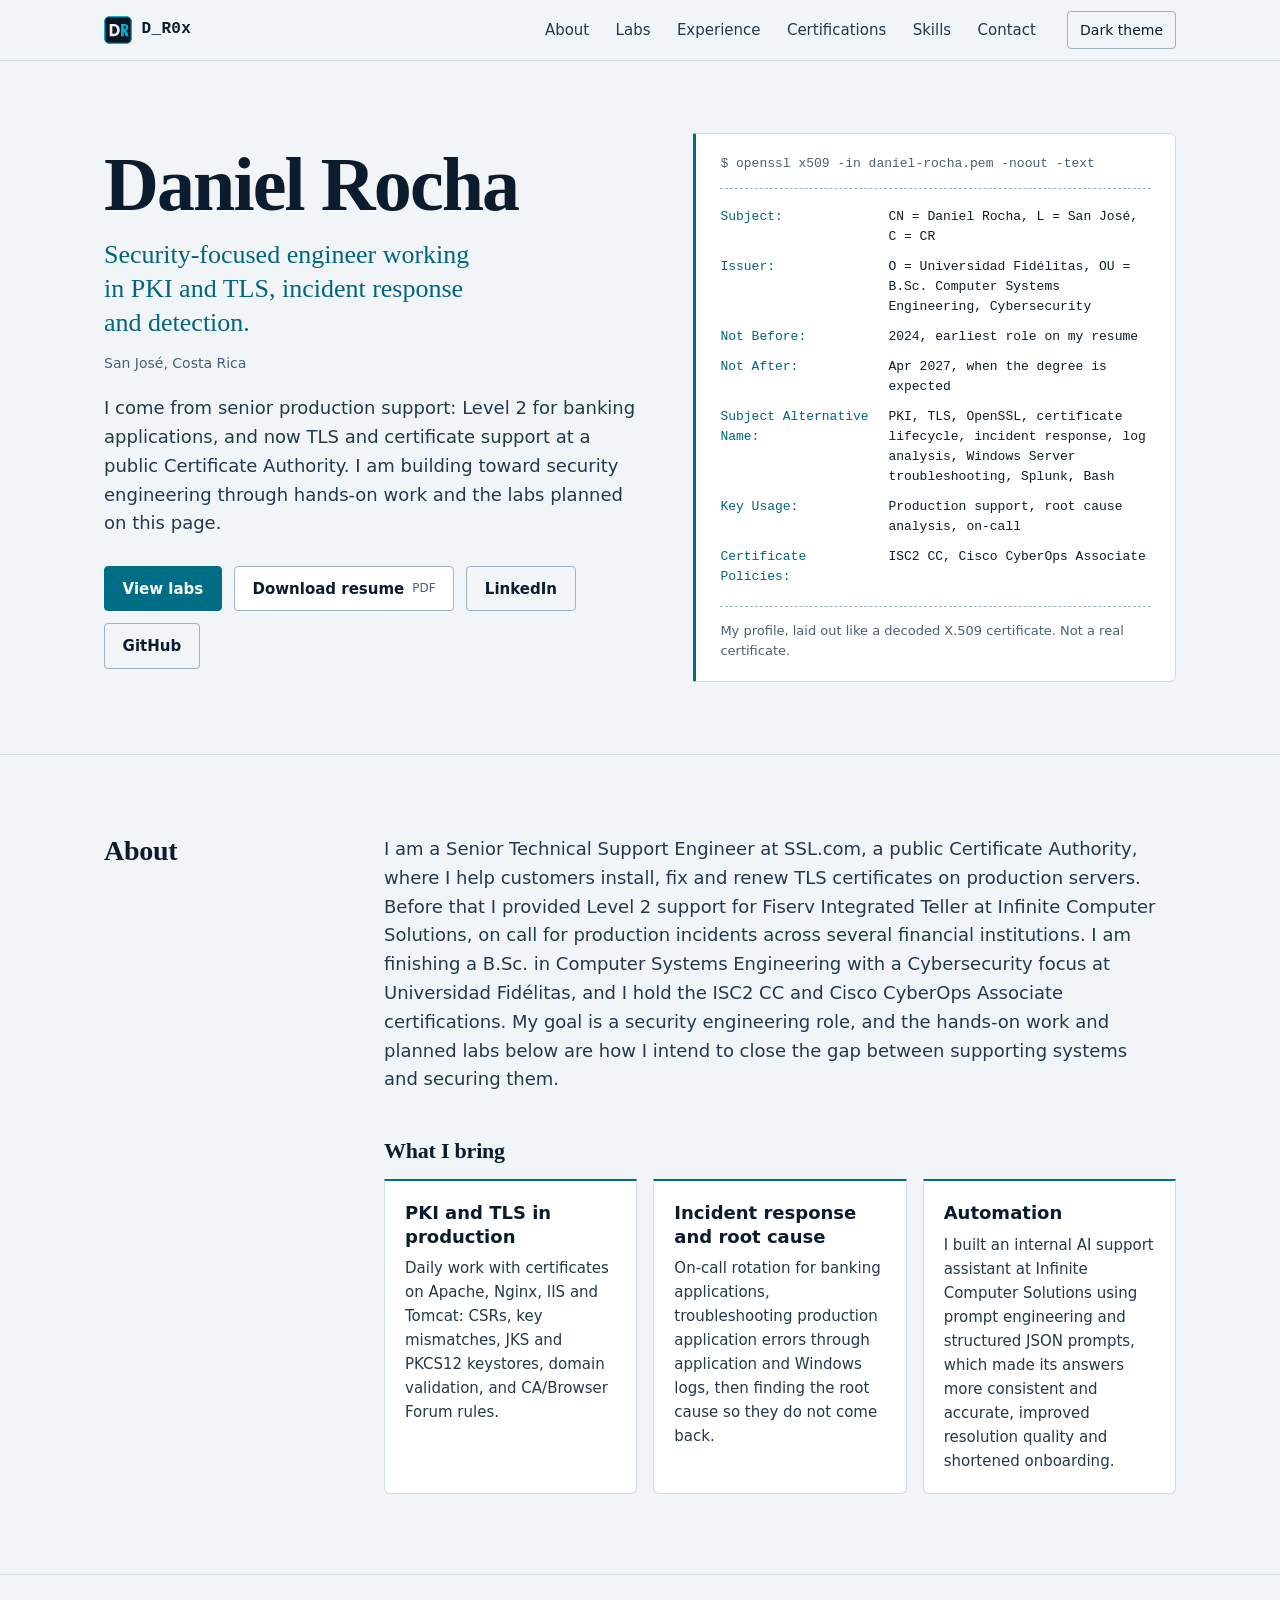
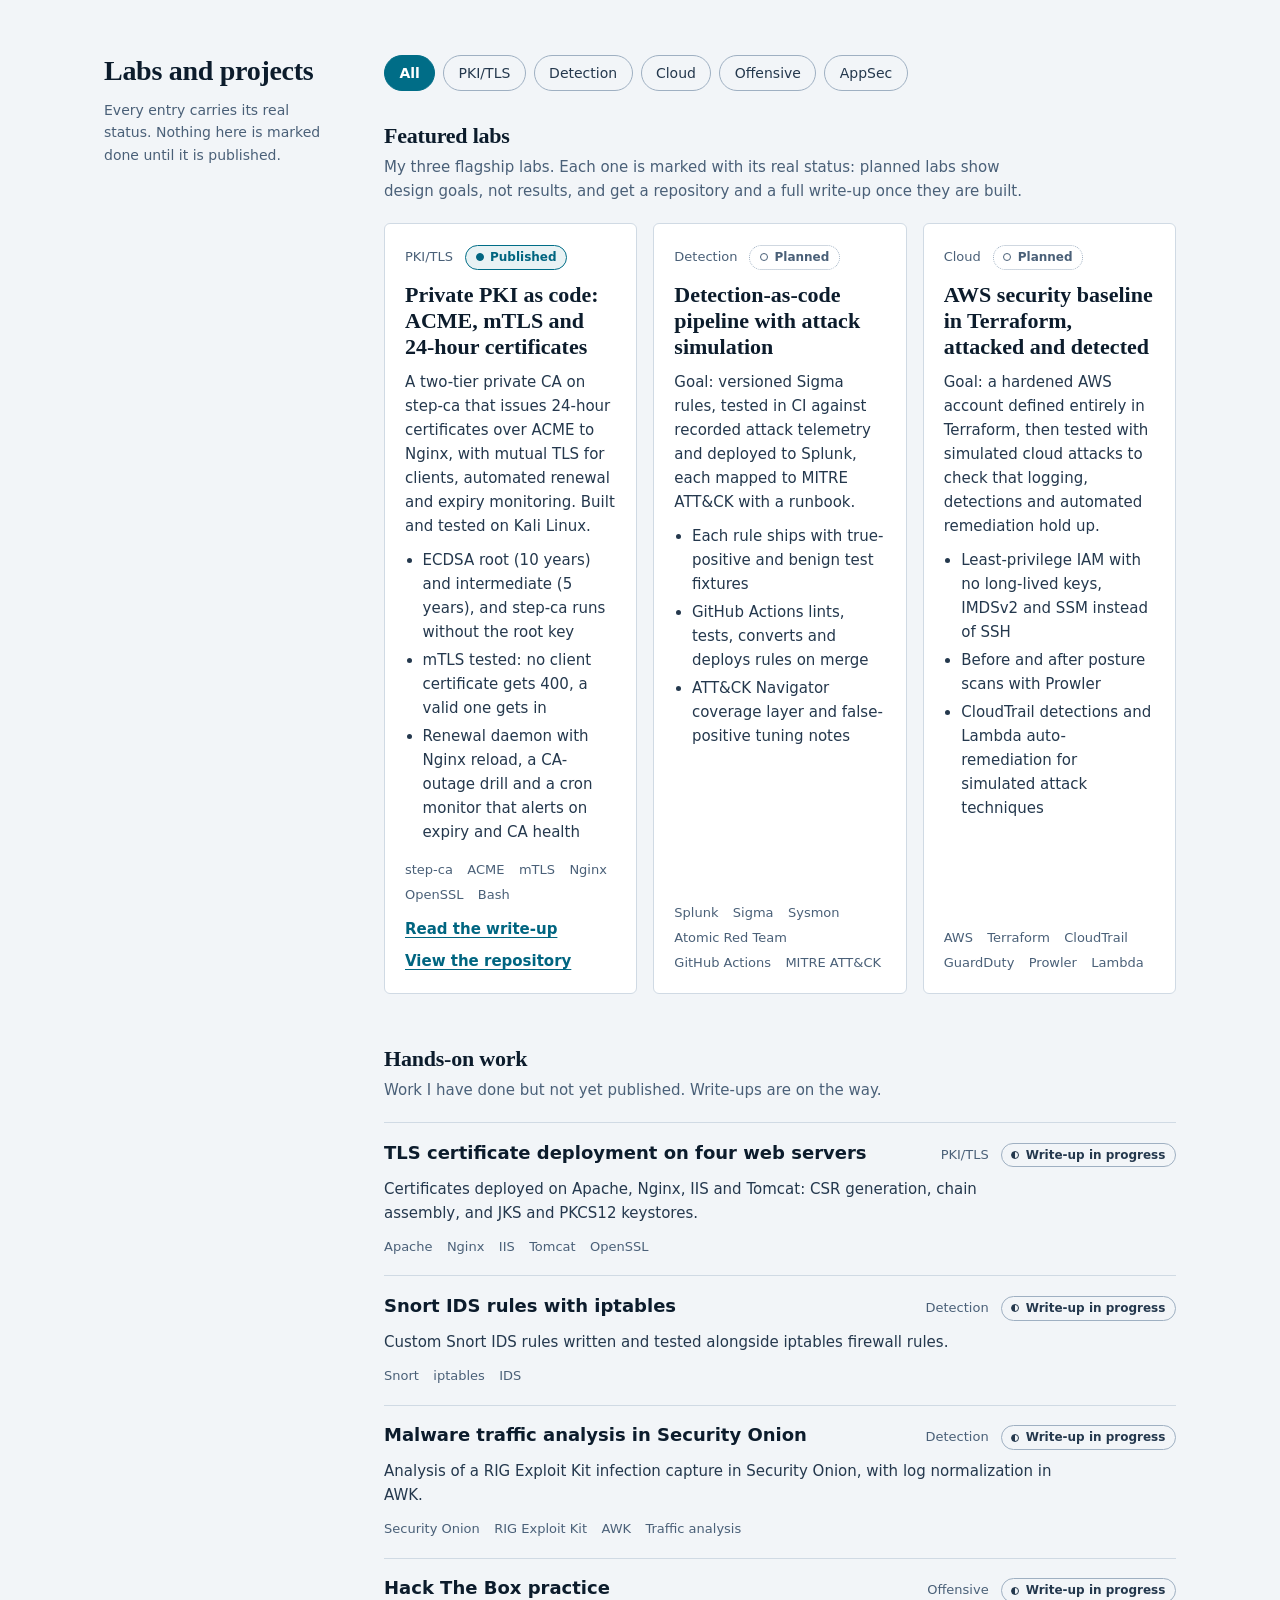
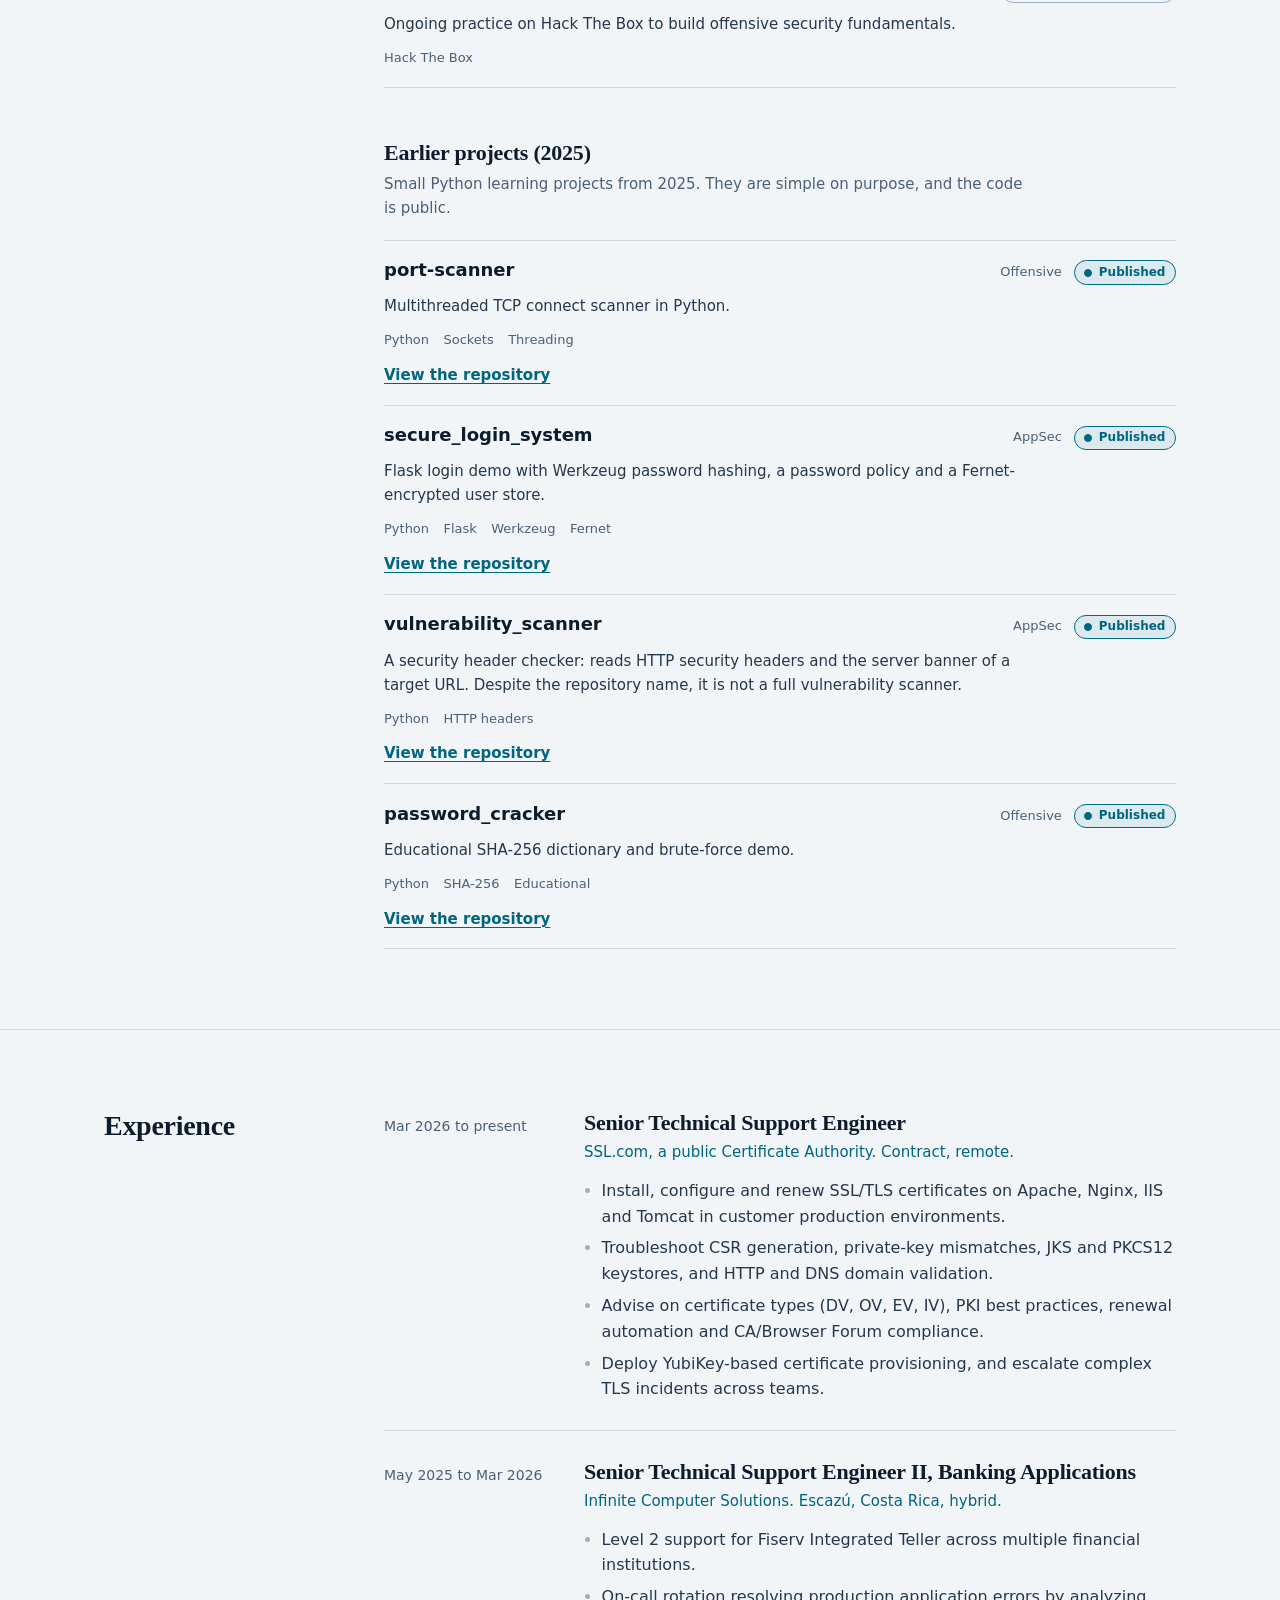
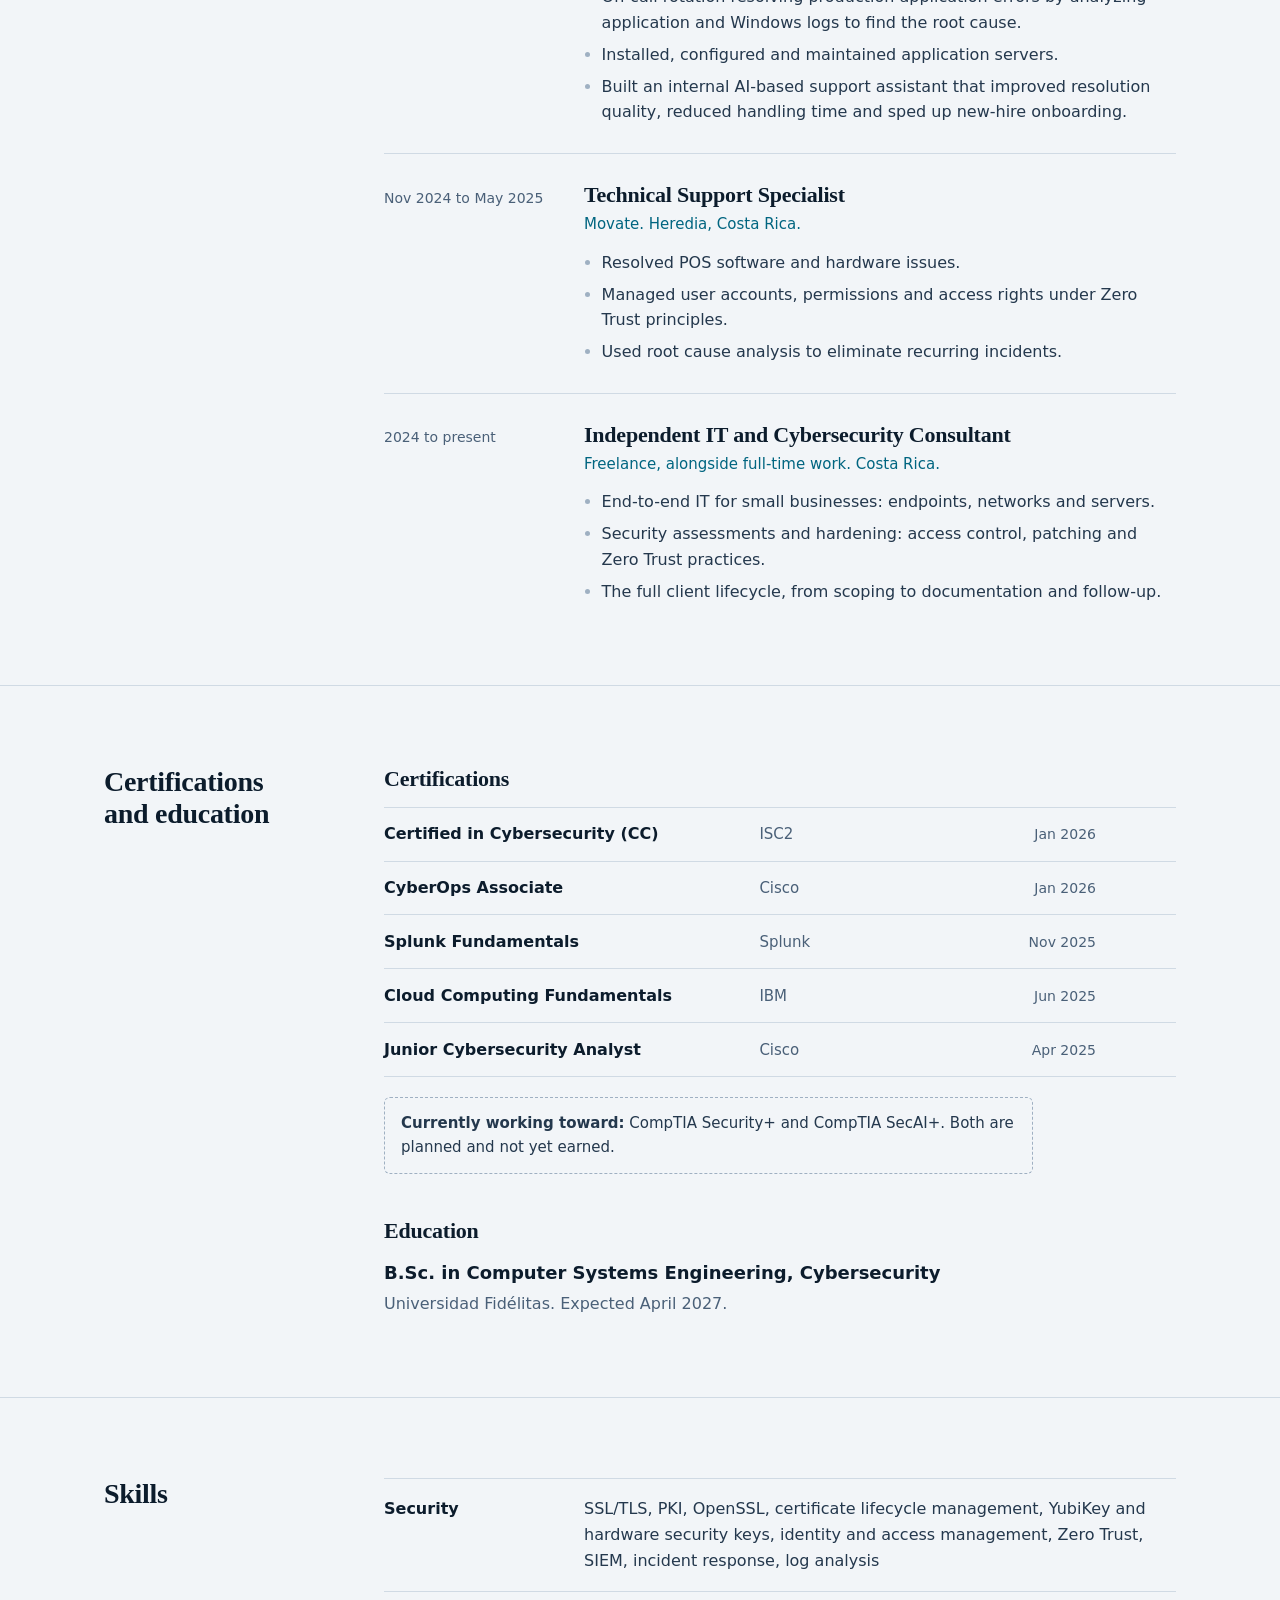
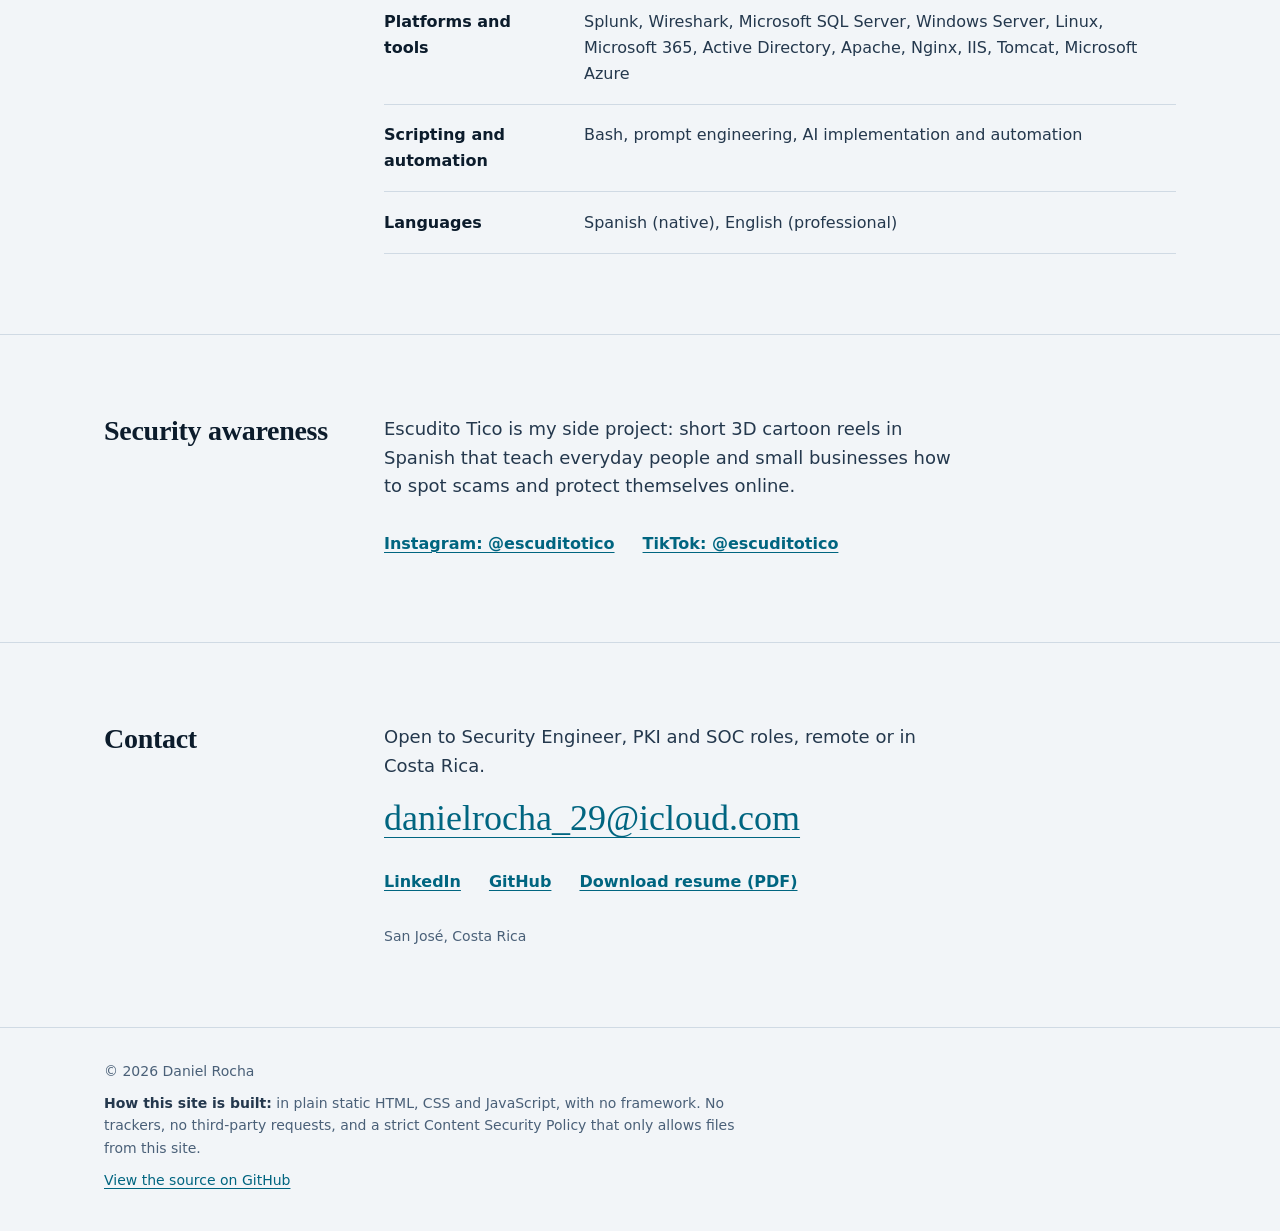
<file: index.html>
<!DOCTYPE html>
<html lang="en">
<head>
  <meta charset="utf-8">
  <meta name="viewport" content="width=device-width, initial-scale=1">
  <meta http-equiv="Content-Security-Policy" content="default-src 'self'; script-src 'self'; style-src 'self'; img-src 'self'; font-src 'self'; connect-src 'none'; object-src 'none'; base-uri 'self'; form-action 'none'">
  <meta name="referrer" content="strict-origin-when-cross-origin">

  <title>Daniel Rocha | Security-focused engineer: PKI, TLS, incident response, detection</title>
  <meta name="description" content="Daniel Rocha is a security-focused engineer in San José, Costa Rica. He comes from senior production support in banking and at a public Certificate Authority, and does hands-on lab work in TLS and detection.">
  <meta name="author" content="Daniel Rocha">
  <link rel="canonical" href="https://rocha-29.github.io/my_portfolio/">

  <meta property="og:type" content="website">
  <meta property="og:site_name" content="Daniel Rocha">
  <meta property="og:title" content="Daniel Rocha | Security-focused engineer">
  <meta property="og:description" content="PKI and TLS, incident response and detection. Senior production support in banking and at a public Certificate Authority, building toward security engineering.">
  <meta property="og:url" content="https://rocha-29.github.io/my_portfolio/">
  <meta property="og:image" content="https://rocha-29.github.io/my_portfolio/assets/og-preview.png">
  <meta property="og:image:width" content="1200">
  <meta property="og:image:height" content="630">
  <meta property="og:image:alt" content="Daniel Rocha, security-focused engineer: PKI and TLS, incident response, detection.">
  <meta property="og:locale" content="en_US">
  <meta name="twitter:card" content="summary_large_image">
  <meta name="twitter:title" content="Daniel Rocha | Security-focused engineer">
  <meta name="twitter:description" content="PKI and TLS, incident response and detection. Senior production support in banking and at a public Certificate Authority, building toward security engineering.">
  <meta name="twitter:image" content="https://rocha-29.github.io/my_portfolio/assets/og-preview.png">
  <meta name="twitter:image:alt" content="Daniel Rocha, security-focused engineer: PKI and TLS, incident response, detection.">

  <meta name="color-scheme" content="dark light">
  <meta name="theme-color" content="#0b1622">
  <link rel="icon" href="assets/favicon.svg" type="image/svg+xml">
  <link rel="stylesheet" href="css/styles.css">
  <script src="js/theme.js"></script>

  <script type="application/ld+json">
  {
    "@context": "https://schema.org",
    "@type": "Person",
    "name": "Daniel Rocha",
    "alternateName": "D_R0x",
    "url": "https://rocha-29.github.io/my_portfolio/",
    "image": "https://rocha-29.github.io/my_portfolio/assets/og-preview.png",
    "email": "mailto:danielrocha_29@icloud.com",
    "jobTitle": "Senior Technical Support Engineer",
    "description": "Security-focused engineer working in PKI and TLS, incident response and detection.",
    "address": {
      "@type": "PostalAddress",
      "addressLocality": "San José",
      "addressCountry": "CR"
    },
    "alumniOf": {
      "@type": "CollegeOrUniversity",
      "name": "Universidad Fidélitas"
    },
    "worksFor": {
      "@type": "Organization",
      "name": "SSL.com"
    },
    "knowsLanguage": ["es", "en"],
    "knowsAbout": ["Public key infrastructure", "TLS", "OpenSSL", "Certificate lifecycle management", "Incident response", "Log analysis", "SIEM", "Splunk", "Prompt engineering"],
    "sameAs": [
      "https://www.linkedin.com/in/daniel-r-ba8a61173",
      "https://github.com/rocha-29"
    ]
  }
  </script>
</head>
<body>
  <a class="skip-link" href="#main">Skip to main content</a>

  <header class="site-header">
    <div class="wrap header-inner">
      <a class="wordmark" href="#top" aria-label="D_R0x, Daniel Rocha: back to top">
        <img src="assets/favicon.svg" alt="" width="28" height="28">
        <span>D_R0x</span>
      </a>
      <nav class="site-nav" aria-label="Main">
        <button type="button" class="menu-toggle" id="menu-toggle" aria-expanded="false" aria-controls="site-menu" hidden>Menu</button>
        <ul id="site-menu" class="site-menu">
          <li><a href="#about">About</a></li>
          <li><a href="#labs">Labs</a></li>
          <li><a href="#experience">Experience</a></li>
          <li><a href="#certifications">Certifications</a></li>
          <li><a href="#skills">Skills</a></li>
          <li><a href="#contact">Contact</a></li>
        </ul>
      </nav>
      <button type="button" class="theme-toggle" id="theme-toggle" hidden><span id="theme-toggle-label">Light theme</span></button>
    </div>
  </header>

  <main id="main" tabindex="-1">

    <!-- Hero -->
    <section class="hero" id="top" aria-labelledby="hero-title">
      <div class="wrap hero-grid">
        <div class="hero-copy">
          <h1 id="hero-title">Daniel Rocha</h1>
          <p class="positioning">Security-focused engineer working in PKI and TLS, incident response and detection.</p>
          <p class="location">San José, Costa Rica</p>
          <p class="value">I come from senior production support: Level 2 for banking applications, and now TLS and certificate support at a public Certificate Authority. I am building toward security engineering through hands-on work and the labs planned on this page.</p>
          <ul class="cta-list">
            <li><a class="button button--primary" href="#labs">View labs</a></li>
            <li><a class="button" href="assets/Daniel_Rocha_Resume.pdf" download>Download resume <span class="button-note">PDF</span></a></li>
            <li><a class="button button--quiet" href="https://www.linkedin.com/in/daniel-r-ba8a61173" rel="noopener noreferrer">LinkedIn</a></li>
            <li><a class="button button--quiet" href="https://github.com/rocha-29" rel="noopener noreferrer">GitHub</a></li>
          </ul>
        </div>

        <figure class="certificate" aria-labelledby="certificate-caption">
          <p class="certificate-command" aria-hidden="true">$ openssl x509 -in daniel-rocha.pem -noout -text</p>
          <dl class="certificate-fields">
            <div class="field">
              <dt>Subject</dt>
              <dd>CN = Daniel Rocha, L = San José, C = CR</dd>
            </div>
            <div class="field">
              <dt>Issuer</dt>
              <dd>O = Universidad Fidélitas, OU = B.Sc. Computer Systems Engineering, Cybersecurity</dd>
            </div>
            <div class="field">
              <dt>Not Before</dt>
              <dd>2024, earliest role on my resume</dd>
            </div>
            <div class="field">
              <dt>Not After</dt>
              <dd>Apr 2027, when the degree is expected</dd>
            </div>
            <div class="field">
              <dt>Subject Alternative Name</dt>
              <dd>PKI, TLS, OpenSSL, certificate lifecycle, incident response, log analysis, Windows Server troubleshooting, Splunk, Bash</dd>
            </div>
            <div class="field">
              <dt>Key Usage</dt>
              <dd>Production support, root cause analysis, on-call</dd>
            </div>
            <div class="field">
              <dt>Certificate Policies</dt>
              <dd>ISC2 CC, Cisco CyberOps Associate</dd>
            </div>
          </dl>
          <figcaption id="certificate-caption">My profile, laid out like a decoded X.509 certificate. Not a real certificate.</figcaption>
        </figure>
      </div>
    </section>

    <!-- About -->
    <section class="section" id="about" aria-labelledby="about-title">
      <div class="wrap section-grid">
        <div class="section-rail">
          <h2 id="about-title">About</h2>
        </div>
        <div class="section-body">
          <div class="prose">
            <p>I am a Senior Technical Support Engineer at SSL.com, a public Certificate Authority, where I help customers install, fix and renew TLS certificates on production servers. Before that I provided Level 2 support for Fiserv Integrated Teller at Infinite Computer Solutions, on call for production incidents across several financial institutions. I am finishing a B.Sc. in Computer Systems Engineering with a Cybersecurity focus at Universidad Fidélitas, and I hold the ISC2 CC and Cisco CyberOps Associate certifications. My goal is a security engineering role, and the hands-on work and planned labs below are how I intend to close the gap between supporting systems and securing them.</p>
          </div>

          <h3 class="subhead">What I bring</h3>
          <ul class="bring-list">
            <li>
              <h4>PKI and TLS in production</h4>
              <p>Daily work with certificates on Apache, Nginx, IIS and Tomcat: CSRs, key mismatches, JKS and PKCS12 keystores, domain validation, and CA/Browser Forum rules.</p>
            </li>
            <li>
              <h4>Incident response and root cause</h4>
              <p>On-call rotation for banking applications, troubleshooting production application errors through application and Windows logs, then finding the root cause so they do not come back.</p>
            </li>
            <li>
              <h4>Automation</h4>
              <p>I built an internal AI support assistant at Infinite Computer Solutions using prompt engineering and structured JSON prompts, which made its answers more consistent and accurate, improved resolution quality and shortened onboarding.</p>
            </li>
          </ul>
        </div>
      </div>
    </section>

    <!-- Labs -->
    <section class="section" id="labs" aria-labelledby="labs-title">
      <div class="wrap section-grid">
        <div class="section-rail">
          <h2 id="labs-title">Labs and projects</h2>
          <p class="rail-note">Every entry carries its real status. Nothing here is marked done until it is published.</p>
        </div>
        <div class="section-body">
          <div class="filters" id="lab-filters" role="group" aria-label="Filter labs by category" hidden></div>
          <p class="visually-hidden" id="lab-filter-status" role="status" aria-live="polite"></p>

          <div id="labs-root">
      <!-- BEGIN:labs -->
      <section class="lab-group lab-group--featured" id="labs-featured" aria-labelledby="labs-featured-title">
        <h3 id="labs-featured-title">Featured labs</h3>
        <p class="group-note">My three flagship labs. Each one is marked with its real status: planned labs show design goals, not results, and get a repository and a full write-up once they are built.</p>
        <ul class="lab-list">
        <li class="lab" id="flagship-1" data-category="PKI/TLS">
          <div class="lab-head">
            <h4 class="lab-title">Private PKI as code: ACME, mTLS and 24-hour certificates</h4>
            <p class="lab-meta"><span class="category">PKI/TLS</span> <span class="badge badge--published">Published</span></p>
          </div>
          <p class="lab-summary">A two-tier private CA on step-ca that issues 24-hour certificates over ACME to Nginx, with mutual TLS for clients, automated renewal and expiry monitoring. Built and tested on Kali Linux.</p>
          <ul class="lab-highlights">
            <li>ECDSA root (10 years) and intermediate (5 years), and step-ca runs without the root key</li>
            <li>mTLS tested: no client certificate gets 400, a valid one gets in</li>
            <li>Renewal daemon with Nginx reload, a CA-outage drill and a cron monitor that alerts on expiry and CA health</li>
          </ul>
          <ul class="tags" aria-label="Tools and topics">
            <li>step-ca</li>
            <li>ACME</li>
            <li>mTLS</li>
            <li>Nginx</li>
            <li>OpenSSL</li>
            <li>Bash</li>
          </ul>
          <p class="lab-links">
            <a href="https://github.com/rocha-29/private-pki-lab#readme" rel="noopener noreferrer" aria-label="Read the write-up for Private PKI as code: ACME, mTLS and 24-hour certificates">Read the write-up</a>
            <a href="https://github.com/rocha-29/private-pki-lab" rel="noopener noreferrer" aria-label="View the repository for Private PKI as code: ACME, mTLS and 24-hour certificates">View the repository</a>
          </p>
        </li>
        <li class="lab" id="flagship-2" data-category="Detection">
          <div class="lab-head">
            <h4 class="lab-title">Detection-as-code pipeline with attack simulation</h4>
            <p class="lab-meta"><span class="category">Detection</span> <span class="badge badge--planned">Planned</span></p>
          </div>
          <p class="lab-summary">Goal: versioned Sigma rules, tested in CI against recorded attack telemetry and deployed to Splunk, each mapped to MITRE ATT&amp;CK with a runbook.</p>
          <ul class="lab-highlights">
            <li>Each rule ships with true-positive and benign test fixtures</li>
            <li>GitHub Actions lints, tests, converts and deploys rules on merge</li>
            <li>ATT&amp;CK Navigator coverage layer and false-positive tuning notes</li>
          </ul>
          <ul class="tags" aria-label="Tools and topics">
            <li>Splunk</li>
            <li>Sigma</li>
            <li>Sysmon</li>
            <li>Atomic Red Team</li>
            <li>GitHub Actions</li>
            <li>MITRE ATT&amp;CK</li>
          </ul>
        </li>
        <li class="lab" id="flagship-3" data-category="Cloud">
          <div class="lab-head">
            <h4 class="lab-title">AWS security baseline in Terraform, attacked and detected</h4>
            <p class="lab-meta"><span class="category">Cloud</span> <span class="badge badge--planned">Planned</span></p>
          </div>
          <p class="lab-summary">Goal: a hardened AWS account defined entirely in Terraform, then tested with simulated cloud attacks to check that logging, detections and automated remediation hold up.</p>
          <ul class="lab-highlights">
            <li>Least-privilege IAM with no long-lived keys, IMDSv2 and SSM instead of SSH</li>
            <li>Before and after posture scans with Prowler</li>
            <li>CloudTrail detections and Lambda auto-remediation for simulated attack techniques</li>
          </ul>
          <ul class="tags" aria-label="Tools and topics">
            <li>AWS</li>
            <li>Terraform</li>
            <li>CloudTrail</li>
            <li>GuardDuty</li>
            <li>Prowler</li>
            <li>Lambda</li>
          </ul>
        </li>
        </ul>
      </section>
      <section class="lab-group lab-group--rows" id="labs-hands-on" aria-labelledby="labs-hands-on-title">
        <h3 id="labs-hands-on-title">Hands-on work</h3>
        <p class="group-note">Work I have done but not yet published. Write-ups are on the way.</p>
        <ul class="lab-list">
        <li class="lab" id="tls-deployment" data-category="PKI/TLS">
          <div class="lab-head">
            <h4 class="lab-title">TLS certificate deployment on four web servers</h4>
            <p class="lab-meta"><span class="category">PKI/TLS</span> <span class="badge badge--writeup">Write-up in progress</span></p>
          </div>
          <p class="lab-summary">Certificates deployed on Apache, Nginx, IIS and Tomcat: CSR generation, chain assembly, and JKS and PKCS12 keystores.</p>
          <ul class="tags" aria-label="Tools and topics">
            <li>Apache</li>
            <li>Nginx</li>
            <li>IIS</li>
            <li>Tomcat</li>
            <li>OpenSSL</li>
          </ul>
        </li>
        <li class="lab" id="snort-iptables" data-category="Detection">
          <div class="lab-head">
            <h4 class="lab-title">Snort IDS rules with iptables</h4>
            <p class="lab-meta"><span class="category">Detection</span> <span class="badge badge--writeup">Write-up in progress</span></p>
          </div>
          <p class="lab-summary">Custom Snort IDS rules written and tested alongside iptables firewall rules.</p>
          <ul class="tags" aria-label="Tools and topics">
            <li>Snort</li>
            <li>iptables</li>
            <li>IDS</li>
          </ul>
        </li>
        <li class="lab" id="security-onion-rig-ek" data-category="Detection">
          <div class="lab-head">
            <h4 class="lab-title">Malware traffic analysis in Security Onion</h4>
            <p class="lab-meta"><span class="category">Detection</span> <span class="badge badge--writeup">Write-up in progress</span></p>
          </div>
          <p class="lab-summary">Analysis of a RIG Exploit Kit infection capture in Security Onion, with log normalization in AWK.</p>
          <ul class="tags" aria-label="Tools and topics">
            <li>Security Onion</li>
            <li>RIG Exploit Kit</li>
            <li>AWK</li>
            <li>Traffic analysis</li>
          </ul>
        </li>
        <li class="lab" id="hack-the-box" data-category="Offensive">
          <div class="lab-head">
            <h4 class="lab-title">Hack The Box practice</h4>
            <p class="lab-meta"><span class="category">Offensive</span> <span class="badge badge--writeup">Write-up in progress</span></p>
          </div>
          <p class="lab-summary">Ongoing practice on Hack The Box to build offensive security fundamentals.</p>
          <ul class="tags" aria-label="Tools and topics">
            <li>Hack The Box</li>
          </ul>
        </li>
        </ul>
      </section>
      <section class="lab-group lab-group--rows" id="labs-earlier" aria-labelledby="labs-earlier-title">
        <h3 id="labs-earlier-title">Earlier projects (2025)</h3>
        <p class="group-note">Small Python learning projects from 2025. They are simple on purpose, and the code is public.</p>
        <ul class="lab-list">
        <li class="lab" id="port-scanner" data-category="Offensive">
          <div class="lab-head">
            <h4 class="lab-title">port-scanner</h4>
            <p class="lab-meta"><span class="category">Offensive</span> <span class="badge badge--published">Published</span></p>
          </div>
          <p class="lab-summary">Multithreaded TCP connect scanner in Python.</p>
          <ul class="tags" aria-label="Tools and topics">
            <li>Python</li>
            <li>Sockets</li>
            <li>Threading</li>
          </ul>
          <p class="lab-links">
            <a href="https://github.com/rocha-29/port-scanner" rel="noopener noreferrer" aria-label="View the repository for port-scanner">View the repository</a>
          </p>
        </li>
        <li class="lab" id="secure-login-system" data-category="AppSec">
          <div class="lab-head">
            <h4 class="lab-title">secure_login_system</h4>
            <p class="lab-meta"><span class="category">AppSec</span> <span class="badge badge--published">Published</span></p>
          </div>
          <p class="lab-summary">Flask login demo with Werkzeug password hashing, a password policy and a Fernet-encrypted user store.</p>
          <ul class="tags" aria-label="Tools and topics">
            <li>Python</li>
            <li>Flask</li>
            <li>Werkzeug</li>
            <li>Fernet</li>
          </ul>
          <p class="lab-links">
            <a href="https://github.com/rocha-29/secure_login_system" rel="noopener noreferrer" aria-label="View the repository for secure_login_system">View the repository</a>
          </p>
        </li>
        <li class="lab" id="security-header-checker" data-category="AppSec">
          <div class="lab-head">
            <h4 class="lab-title">vulnerability_scanner</h4>
            <p class="lab-meta"><span class="category">AppSec</span> <span class="badge badge--published">Published</span></p>
          </div>
          <p class="lab-summary">A security header checker: reads HTTP security headers and the server banner of a target URL. Despite the repository name, it is not a full vulnerability scanner.</p>
          <ul class="tags" aria-label="Tools and topics">
            <li>Python</li>
            <li>HTTP headers</li>
          </ul>
          <p class="lab-links">
            <a href="https://github.com/rocha-29/vulnerability_scanner" rel="noopener noreferrer" aria-label="View the repository for vulnerability_scanner">View the repository</a>
          </p>
        </li>
        <li class="lab" id="password-cracker" data-category="Offensive">
          <div class="lab-head">
            <h4 class="lab-title">password_cracker</h4>
            <p class="lab-meta"><span class="category">Offensive</span> <span class="badge badge--published">Published</span></p>
          </div>
          <p class="lab-summary">Educational SHA-256 dictionary and brute-force demo.</p>
          <ul class="tags" aria-label="Tools and topics">
            <li>Python</li>
            <li>SHA-256</li>
            <li>Educational</li>
          </ul>
          <p class="lab-links">
            <a href="https://github.com/rocha-29/password_cracker" rel="noopener noreferrer" aria-label="View the repository for password_cracker">View the repository</a>
          </p>
        </li>
        </ul>
      </section>
      <!-- END:labs -->
          </div>
        </div>
      </div>
    </section>

    <!-- Experience -->
    <section class="section" id="experience" aria-labelledby="experience-title">
      <div class="wrap section-grid">
        <div class="section-rail">
          <h2 id="experience-title">Experience</h2>
        </div>
        <div class="section-body">
          <ol class="timeline">
            <li class="role">
              <p class="role-dates"><time datetime="2026-03">Mar 2026</time> to present</p>
              <div class="role-body">
                <h3>Senior Technical Support Engineer</h3>
                <p class="role-org">SSL.com, a public Certificate Authority. Contract, remote.</p>
                <ul>
                  <li>Install, configure and renew SSL/TLS certificates on Apache, Nginx, IIS and Tomcat in customer production environments.</li>
                  <li>Troubleshoot CSR generation, private-key mismatches, JKS and PKCS12 keystores, and HTTP and DNS domain validation.</li>
                  <li>Advise on certificate types (DV, OV, EV, IV), PKI best practices, renewal automation and CA/Browser Forum compliance.</li>
                  <li>Deploy YubiKey-based certificate provisioning, and escalate complex TLS incidents across teams.</li>
                </ul>
              </div>
            </li>
            <li class="role">
              <p class="role-dates"><time datetime="2025-05">May 2025</time> to <time datetime="2026-03">Mar 2026</time></p>
              <div class="role-body">
                <h3>Senior Technical Support Engineer II, Banking Applications</h3>
                <p class="role-org">Infinite Computer Solutions. Escazú, Costa Rica, hybrid.</p>
                <ul>
                  <li>Level 2 support for Fiserv Integrated Teller across multiple financial institutions.</li>
                  <li>On-call rotation resolving production application errors by analyzing application and Windows logs to find the root cause.</li>
                  <li>Installed, configured and maintained application servers.</li>
                  <li>Built an internal AI-based support assistant that improved resolution quality, reduced handling time and sped up new-hire onboarding.</li>
                </ul>
              </div>
            </li>
            <li class="role">
              <p class="role-dates"><time datetime="2024-11">Nov 2024</time> to <time datetime="2025-05">May 2025</time></p>
              <div class="role-body">
                <h3>Technical Support Specialist</h3>
                <p class="role-org">Movate. Heredia, Costa Rica.</p>
                <ul>
                  <li>Resolved POS software and hardware issues.</li>
                  <li>Managed user accounts, permissions and access rights under Zero Trust principles.</li>
                  <li>Used root cause analysis to eliminate recurring incidents.</li>
                </ul>
              </div>
            </li>
            <li class="role">
              <p class="role-dates"><time datetime="2024">2024</time> to present</p>
              <div class="role-body">
                <h3>Independent IT and Cybersecurity Consultant</h3>
                <p class="role-org">Freelance, alongside full-time work. Costa Rica.</p>
                <ul>
                  <li>End-to-end IT for small businesses: endpoints, networks and servers.</li>
                  <li>Security assessments and hardening: access control, patching and Zero Trust practices.</li>
                  <li>The full client lifecycle, from scoping to documentation and follow-up.</li>
                </ul>
              </div>
            </li>
          </ol>
        </div>
      </div>
    </section>

    <!-- Certifications and education -->
    <section class="section" id="certifications" aria-labelledby="certifications-title">
      <div class="wrap section-grid">
        <div class="section-rail">
          <h2 id="certifications-title">Certifications and education</h2>
        </div>
        <div class="section-body">
          <h3 class="subhead subhead--first">Certifications</h3>
          <ul class="cert-list" id="certs-root">
      <!-- BEGIN:certs -->
        <li class="cert">
          <span class="cert-name">Certified in Cybersecurity (CC)</span>
          <span class="cert-issuer">ISC2</span>
          <span class="cert-date">Jan 2026</span>
        </li>
        <li class="cert">
          <span class="cert-name">CyberOps Associate</span>
          <span class="cert-issuer">Cisco</span>
          <span class="cert-date">Jan 2026</span>
        </li>
        <li class="cert">
          <span class="cert-name">Splunk Fundamentals</span>
          <span class="cert-issuer">Splunk</span>
          <span class="cert-date">Nov 2025</span>
        </li>
        <li class="cert">
          <span class="cert-name">Cloud Computing Fundamentals</span>
          <span class="cert-issuer">IBM</span>
          <span class="cert-date">Jun 2025</span>
        </li>
        <li class="cert">
          <span class="cert-name">Junior Cybersecurity Analyst</span>
          <span class="cert-issuer">Cisco</span>
          <span class="cert-date">Apr 2025</span>
        </li>
      <!-- END:certs -->
          </ul>
          <p class="toward"><strong>Currently working toward:</strong> CompTIA Security+ and CompTIA SecAI+. Both are planned and not yet earned.</p>

          <h3 class="subhead">Education</h3>
          <div class="education">
            <p class="education-degree">B.Sc. in Computer Systems Engineering, Cybersecurity</p>
            <p class="education-school">Universidad Fidélitas. Expected April 2027.</p>
          </div>
        </div>
      </div>
    </section>

    <!-- Skills -->
    <section class="section" id="skills" aria-labelledby="skills-title">
      <div class="wrap section-grid">
        <div class="section-rail">
          <h2 id="skills-title">Skills</h2>
        </div>
        <div class="section-body">
          <dl class="skills">
            <div class="skill-group">
              <dt>Security</dt>
              <dd>SSL/TLS, PKI, OpenSSL, certificate lifecycle management, YubiKey and hardware security keys, identity and access management, Zero Trust, SIEM, incident response, log analysis</dd>
            </div>
            <div class="skill-group">
              <dt>Platforms and tools</dt>
              <dd>Splunk, Wireshark, Microsoft SQL Server, Windows Server, Linux, Microsoft 365, Active Directory, Apache, Nginx, IIS, Tomcat, Microsoft Azure</dd>
            </div>
            <div class="skill-group">
              <dt>Scripting and automation</dt>
              <dd>Bash, prompt engineering, AI implementation and automation</dd>
            </div>
            <div class="skill-group">
              <dt>Languages</dt>
              <dd>Spanish (native), English (professional)</dd>
            </div>
          </dl>
        </div>
      </div>
    </section>

    <!-- Contact -->
    <section class="section" id="outreach" aria-labelledby="outreach-title">
      <div class="wrap section-grid">
        <div class="section-rail">
          <h2 id="outreach-title">Security awareness</h2>
        </div>
        <div class="section-body">
          <p class="contact-lead">Escudito Tico is my side project: short 3D cartoon reels in Spanish that teach everyday people and small businesses how to spot scams and protect themselves online.</p>
          <ul class="contact-links">
            <li><a href="https://www.instagram.com/escuditotico/" rel="noopener noreferrer">Instagram: @escuditotico</a></li>
            <li><a href="https://www.tiktok.com/@escuditotico" rel="noopener noreferrer">TikTok: @escuditotico</a></li>
          </ul>
        </div>
      </div>
    </section>

    <section class="section section--contact" id="contact" aria-labelledby="contact-title">
      <div class="wrap section-grid">
        <div class="section-rail">
          <h2 id="contact-title">Contact</h2>
        </div>
        <div class="section-body">
          <p class="contact-lead">Open to Security Engineer, PKI and SOC roles, remote or in Costa Rica.</p>
          <p class="contact-email"><a href="mailto:danielrocha_29@icloud.com">danielrocha_29@icloud.com</a></p>
          <ul class="contact-links">
            <li><a href="https://www.linkedin.com/in/daniel-r-ba8a61173" rel="noopener noreferrer">LinkedIn</a></li>
            <li><a href="https://github.com/rocha-29" rel="noopener noreferrer">GitHub</a></li>
            <li><a href="assets/Daniel_Rocha_Resume.pdf" download>Download resume (PDF)</a></li>
          </ul>
          <p class="contact-location">San José, Costa Rica</p>
        </div>
      </div>
    </section>
  </main>

  <footer class="site-footer">
    <div class="wrap footer-inner">
      <p>© 2026 Daniel Rocha</p>
      <p class="footer-build"><strong>How this site is built:</strong> in plain static HTML, CSS and JavaScript, with no framework. No trackers, no third-party requests, and a strict Content Security Policy that only allows files from this site.</p>
      <p><a href="https://github.com/rocha-29/my_portfolio" rel="noopener noreferrer">View the source on GitHub</a></p>
    </div>
  </footer>

  <script src="js/data.js" defer></script>
  <script src="js/render.js" defer></script>
  <script src="js/main.js" defer></script>
</body>
</html>
</file>
<file: css/styles.css>
/* ==========================================================================
   Daniel Rocha portfolio
   Tokens, base, layout, components. No external fonts or assets.
   ========================================================================== */

/* ---------- Tokens ---------- */
:root {
  /* Dark theme (default) */
  --bg: #0b1622;
  --surface: #101f30;
  --raised: #15283c;
  --line: #25394f;
  --line-strong: #3a5470;
  --ink: #e8eef5;
  --ink-soft: #c3d0de;
  --muted: #9bafc4;
  --accent: #00b4d8;
  --accent-ink: #4fd1ee;
  --on-accent: #04202a;
  --accent-wash: rgba(0, 180, 216, 0.12);
  --focus: #7fe3fa;

  --font-display: Charter, "Bitstream Charter", "Sitka Text", Cambria, "Iowan Old Style", Georgia, serif;
  --font-body: system-ui, -apple-system, "Segoe UI", Roboto, "Helvetica Neue", "Noto Sans", Arial, sans-serif;
  --font-mono: ui-monospace, "SF Mono", "Cascadia Mono", Menlo, Consolas, "Liberation Mono", "DejaVu Sans Mono", monospace;

  --step--1: 0.875rem;
  --step-0: 1rem;
  --step-1: 1.125rem;
  --step-2: 1.375rem;
  --step-3: 1.75rem;
  --step-4: clamp(2.75rem, 1.6rem + 5.2vw, 4.75rem);

  --wrap: 72rem;
  --gutter: clamp(1.125rem, 4vw, 2.5rem);
  --header-h: 3.75rem;

  color-scheme: dark;
}

/* Light theme: explicit choice */
:root[data-theme="light"] {
  --bg: #f2f5f8;
  --surface: #ffffff;
  --raised: #e9eef3;
  --line: #d0dae4;
  --line-strong: #9fb0c2;
  --ink: #0c1c2c;
  --ink-soft: #24384d;
  --muted: #4a6078;
  --accent: #006d87;
  --accent-ink: #006580;
  --on-accent: #ffffff;
  --accent-wash: rgba(0, 109, 135, 0.09);
  --focus: #005a70;
  color-scheme: light;
}

/* Light theme: system preference, when no choice is saved */
@media (prefers-color-scheme: light) {
  :root:not([data-theme]) {
    --bg: #f2f5f8;
    --surface: #ffffff;
    --raised: #e9eef3;
    --line: #d0dae4;
    --line-strong: #9fb0c2;
    --ink: #0c1c2c;
    --ink-soft: #24384d;
    --muted: #4a6078;
    --accent: #006d87;
    --accent-ink: #006580;
    --on-accent: #ffffff;
    --accent-wash: rgba(0, 109, 135, 0.09);
    --focus: #005a70;
    color-scheme: light;
  }
}

/* ---------- Base ---------- */
*,
*::before,
*::after {
  box-sizing: border-box;
}

html {
  -webkit-text-size-adjust: 100%;
  text-size-adjust: 100%;
  scroll-padding-top: calc(var(--header-h) + 1rem);
}

@media (prefers-reduced-motion: no-preference) {
  html {
    scroll-behavior: smooth;
  }
}

body {
  margin: 0;
  background: var(--bg);
  color: var(--ink);
  font-family: var(--font-body);
  font-size: var(--step-0);
  line-height: 1.6;
  overflow-wrap: break-word;
}

h1, h2, h3, h4, p, ul, ol, dl, dd, figure {
  margin: 0;
}

ul, ol {
  padding: 0;
  list-style: none;
}

h1, h2, h3 {
  font-family: var(--font-display);
  font-weight: 700;
  line-height: 1.15;
  letter-spacing: -0.01em;
  text-wrap: balance;
}

a {
  color: var(--accent-ink);
  text-decoration-thickness: 1px;
  text-underline-offset: 0.2em;
}

a:hover {
  text-decoration-thickness: 2px;
}

:focus-visible {
  outline: 2px solid var(--focus);
  outline-offset: 3px;
  border-radius: 2px;
}

main:focus {
  outline: none;
}

[hidden] {
  display: none !important;
}

img {
  max-width: 100%;
  height: auto;
  display: block;
}

.wrap {
  width: 100%;
  max-width: var(--wrap);
  margin-inline: auto;
  padding-inline: var(--gutter);
}

.visually-hidden {
  position: absolute;
  width: 1px;
  height: 1px;
  margin: -1px;
  padding: 0;
  overflow: hidden;
  clip: rect(0 0 0 0);
  clip-path: inset(50%);
  white-space: nowrap;
  border: 0;
}

.skip-link {
  position: absolute;
  left: 0.75rem;
  top: -4rem;
  z-index: 100;
  padding: 0.6rem 1rem;
  background: var(--accent);
  color: var(--on-accent);
  font-weight: 600;
  text-decoration: none;
  border-radius: 4px;
}

.skip-link:focus {
  top: 0.75rem;
}

/* ---------- Header ---------- */
.site-header {
  position: sticky;
  top: 0;
  z-index: 50;
  background: var(--bg);
  border-bottom: 1px solid var(--line);
}

.header-inner {
  display: flex;
  align-items: center;
  flex-wrap: wrap;
  gap: 0.5rem 1.25rem;
  min-height: var(--header-h);
  padding-block: 0.5rem;
}

.wordmark {
  display: inline-flex;
  align-items: center;
  gap: 0.6rem;
  color: var(--ink);
  font-family: var(--font-mono);
  font-size: var(--step-0);
  font-weight: 700;
  letter-spacing: 0.02em;
  text-decoration: none;
  margin-right: auto;
}

.wordmark img {
  border-radius: 6px;
}

.site-menu {
  display: flex;
  flex-wrap: wrap;
  gap: 0.25rem 0.25rem;
}

.site-menu a {
  display: block;
  padding: 0.45rem 0.7rem;
  color: var(--ink-soft);
  font-size: 0.9375rem;
  text-decoration: none;
  border-radius: 4px;
}

.site-menu a:hover {
  color: var(--ink);
  background: var(--raised);
}

.menu-toggle,
.theme-toggle {
  font: inherit;
  font-size: var(--step--1);
  color: var(--ink);
  background: transparent;
  border: 1px solid var(--line-strong);
  border-radius: 4px;
  padding: 0.4rem 0.75rem;
  min-height: 2.25rem;
  cursor: pointer;
}

.menu-toggle:hover,
.theme-toggle:hover {
  background: var(--raised);
}

.menu-toggle {
  display: none;
}

/* Collapsed menu: only when scripts run, so the links are never unreachable. */
@media (max-width: 51.99rem) {
  .js .menu-toggle {
    display: inline-block;
  }

  .js .menu-toggle[aria-expanded="true"] {
    background: var(--raised);
    border-color: var(--accent);
  }

  .js .site-menu {
    display: none;
    position: absolute;
    left: 0;
    right: 0;
    top: 100%;
    flex-direction: column;
    gap: 0;
    padding: 0.5rem var(--gutter) 1rem;
    background: var(--bg);
    border-bottom: 1px solid var(--line);
  }

  .js .site-menu.is-open {
    display: flex;
  }

  .js .site-menu a {
    padding: 0.8rem 0.25rem;
    font-size: var(--step-1);
    border-bottom: 1px solid var(--line);
    border-radius: 0;
  }

  .js .site-menu li:last-child a {
    border-bottom: 0;
  }
}

/* ---------- Hero ---------- */
.hero {
  padding-block: clamp(2rem, 6vw, 4.5rem) clamp(2.5rem, 6vw, 4.5rem);
  border-bottom: 1px solid var(--line);
}

.hero-grid {
  display: grid;
  gap: 2.5rem;
  align-items: center;
}

@media (min-width: 62rem) {
  .hero-grid {
    grid-template-columns: minmax(0, 1.05fr) minmax(0, 0.95fr);
    gap: 3.5rem;
  }
}

.hero h1 {
  font-size: var(--step-4);
  line-height: 1;
  letter-spacing: -0.025em;
}

.positioning {
  margin-top: 1rem;
  max-width: 30ch;
  font-family: var(--font-display);
  font-size: clamp(1.25rem, 1rem + 1.1vw, 1.625rem);
  line-height: 1.3;
  color: var(--accent-ink);
}

.location {
  margin-top: 0.75rem;
  color: var(--muted);
  font-size: var(--step--1);
}

.value {
  margin-top: 1.25rem;
  max-width: 58ch;
  font-size: var(--step-1);
  color: var(--ink-soft);
}

.cta-list {
  display: flex;
  flex-wrap: wrap;
  gap: 0.75rem;
  margin-top: 1.75rem;
}

.button {
  display: inline-flex;
  align-items: center;
  gap: 0.5rem;
  min-height: 2.75rem;
  padding: 0.6rem 1.1rem;
  color: var(--ink);
  background: var(--surface);
  border: 1px solid var(--line-strong);
  border-radius: 4px;
  font-weight: 600;
  font-size: 0.9375rem;
  text-decoration: none;
  transition: background-color 120ms ease, border-color 120ms ease;
}

.button:hover {
  border-color: var(--accent);
  background: var(--raised);
}

.button--primary {
  color: var(--on-accent);
  background: var(--accent);
  border-color: var(--accent);
}

.button--primary:hover {
  background: var(--accent-ink);
  border-color: var(--accent-ink);
}

.button--quiet {
  background: transparent;
}

.button-note {
  font-size: 0.75rem;
  font-weight: 500;
  color: var(--muted);
}

/* The one decorative idea on the page: the profile as a decoded certificate. */
.certificate {
  background: var(--surface);
  border: 1px solid var(--line);
  border-left: 3px solid var(--accent);
  border-radius: 2px 6px 6px 2px;
  padding: 1.25rem clamp(1rem, 3vw, 1.5rem) 1.25rem;
  font-family: var(--font-mono);
  font-size: 0.8125rem;
  line-height: 1.55;
}

.certificate-command {
  color: var(--muted);
  padding-bottom: 0.85rem;
  margin-bottom: 0.85rem;
  border-bottom: 1px dashed var(--line-strong);
  overflow-wrap: anywhere;
}

.certificate-fields .field {
  display: grid;
  grid-template-columns: 1fr;
  gap: 0 1rem;
  padding-block: 0.3rem;
}

@media (min-width: 30rem) {
  .certificate-fields .field {
    grid-template-columns: 9.5rem minmax(0, 1fr);
  }
}

.certificate-fields dt {
  color: var(--accent-ink);
}

.certificate-fields dt::after {
  content: ":";
}

.certificate-fields dd {
  color: var(--ink);
}

.certificate figcaption {
  margin-top: 0.9rem;
  padding-top: 0.85rem;
  border-top: 1px dashed var(--line-strong);
  font-family: var(--font-body);
  font-size: 0.8125rem;
  color: var(--muted);
}

/* ---------- Sections ---------- */
.section {
  padding-block: clamp(3rem, 7vw, 5rem);
  border-bottom: 1px solid var(--line);
}

.section-grid {
  display: grid;
  gap: 1.5rem;
}

@media (min-width: 62rem) {
  .section-grid {
    grid-template-columns: 14rem minmax(0, 1fr);
    gap: 3.5rem;
  }

  .section-rail {
    position: sticky;
    top: calc(var(--header-h) + 1.5rem);
    align-self: start;
  }
}

.section-rail h2 {
  font-size: var(--step-3);
}

.rail-note {
  margin-top: 0.75rem;
  color: var(--muted);
  font-size: var(--step--1);
  max-width: 36ch;
}

.subhead {
  margin-top: 2.75rem;
  margin-bottom: 1rem;
  font-size: var(--step-2);
}

.subhead--first {
  margin-top: 0;
}

.prose p {
  max-width: 68ch;
  font-size: var(--step-1);
  color: var(--ink-soft);
}

/* ---------- About: what I bring ---------- */
.bring-list {
  display: grid;
  gap: 1rem;
}

@media (min-width: 44rem) {
  .bring-list {
    grid-template-columns: repeat(3, minmax(0, 1fr));
  }
}

.bring-list li {
  padding: 1.25rem;
  background: var(--surface);
  border: 1px solid var(--line);
  border-top: 2px solid var(--accent);
  border-radius: 0 0 6px 6px;
}

.bring-list h4 {
  font-size: var(--step-1);
  line-height: 1.3;
}

.bring-list p {
  margin-top: 0.5rem;
  color: var(--ink-soft);
  font-size: 0.9375rem;
}

/* ---------- Labs ---------- */
.filters {
  display: flex;
  flex-wrap: wrap;
  gap: 0.5rem;
  margin-bottom: 2rem;
}

.chip {
  font: inherit;
  font-size: var(--step--1);
  min-height: 2.25rem;
  padding: 0.35rem 0.9rem;
  color: var(--ink-soft);
  background: transparent;
  border: 1px solid var(--line-strong);
  border-radius: 999px;
  cursor: pointer;
}

.chip:hover {
  border-color: var(--accent);
  color: var(--ink);
}

.chip[aria-pressed="true"] {
  color: var(--on-accent);
  background: var(--accent);
  border-color: var(--accent);
  font-weight: 600;
}

.lab-group + .lab-group {
  margin-top: 3.25rem;
}

.lab-group h3 {
  font-size: var(--step-2);
}

.group-note {
  margin-top: 0.4rem;
  max-width: 68ch;
  color: var(--muted);
  font-size: 0.9375rem;
}

.lab-list {
  margin-top: 1.25rem;
}

.lab-head {
  display: flex;
  flex-direction: column;
  gap: 0.5rem;
}

.lab-title {
  font-family: var(--font-body);
  font-size: var(--step-1);
  font-weight: 650;
  line-height: 1.3;
}

.lab-meta {
  display: flex;
  flex-wrap: wrap;
  align-items: center;
  gap: 0.5rem 0.75rem;
  font-size: 0.8125rem;
}

.category {
  color: var(--muted);
}

.badge {
  display: inline-flex;
  align-items: center;
  gap: 0.4rem;
  padding: 0.1rem 0.6rem;
  border: 1px solid var(--line-strong);
  border-radius: 999px;
  color: var(--ink-soft);
  font-size: 0.75rem;
  font-weight: 600;
  line-height: 1.6;
  white-space: nowrap;
}

.badge::before {
  content: "";
  width: 0.5rem;
  height: 0.5rem;
  border-radius: 50%;
  border: 1.5px solid currentColor;
}

.badge--published {
  color: var(--accent-ink);
  border-color: var(--accent);
  background: var(--accent-wash);
}

.badge--published::before {
  background: currentColor;
}

.badge--writeup::before {
  background: linear-gradient(90deg, currentColor 50%, transparent 50%);
}

.badge--building {
  border-style: dashed;
}

.badge--planned {
  border-style: dotted;
  color: var(--muted);
}

.lab-summary {
  margin-top: 0.6rem;
  color: var(--ink-soft);
  font-size: 0.9375rem;
  max-width: 70ch;
}

.lab-highlights {
  margin-top: 0.6rem;
  padding-left: 1.1rem;
  list-style: disc;
  color: var(--ink-soft);
  font-size: 0.9375rem;
}

.lab-highlights li + li {
  margin-top: 0.25rem;
}

.tags {
  display: flex;
  flex-wrap: wrap;
  gap: 0.25rem 0.9rem;
  margin-top: 0.75rem;
  color: var(--muted);
  font-size: 0.8125rem;
}

.lab-links {
  display: flex;
  flex-wrap: wrap;
  gap: 0.5rem 1.25rem;
  margin-top: 0.75rem;
  font-size: 0.9375rem;
  font-weight: 600;
}

/* Featured: three panels */
.lab-group--featured .lab-list {
  display: grid;
  gap: 1rem;
}

@media (min-width: 44rem) {
  .lab-group--featured .lab-list {
    grid-template-columns: repeat(auto-fit, minmax(15rem, 1fr));
  }
}

.lab-group--featured .lab {
  display: flex;
  flex-direction: column;
  padding: 1.35rem 1.25rem 1.25rem;
  background: var(--surface);
  border: 1px solid var(--line);
  border-radius: 6px;
}

.lab-group--featured .lab-head {
  flex-direction: column-reverse;
  gap: 0.75rem;
}

.lab-group--featured .lab-title {
  font-family: var(--font-display);
  font-size: var(--step-2);
  line-height: 1.2;
}

.lab-group--featured .tags {
  margin-top: auto;
  padding-top: 1rem;
}

/* Rows: quieter list for everything else */
.lab-group--rows .lab-list {
  border-top: 1px solid var(--line);
}

.lab-group--rows .lab {
  padding-block: 1.1rem;
  border-bottom: 1px solid var(--line);
}

@media (min-width: 44rem) {
  .lab-group--rows .lab-head {
    flex-direction: row;
    align-items: baseline;
    justify-content: space-between;
    gap: 1rem;
  }

  .lab-group--rows .lab-meta {
    flex-wrap: nowrap;
    flex-shrink: 0;
  }
}

/* ---------- Experience ---------- */
.role {
  display: grid;
  gap: 0.4rem 2rem;
  padding-block: 1.75rem;
  border-top: 1px solid var(--line);
}

.role:first-child {
  padding-top: 0;
  border-top: 0;
}

.role:last-child {
  padding-bottom: 0;
}

@media (min-width: 44rem) {
  .role {
    grid-template-columns: 10.5rem minmax(0, 1fr);
  }
}

.role-dates {
  color: var(--muted);
  font-size: var(--step--1);
  font-variant-numeric: tabular-nums;
  padding-top: 0.3rem;
}

.role-body h3 {
  font-size: var(--step-2);
}

.role-org {
  margin-top: 0.3rem;
  color: var(--accent-ink);
  font-size: 0.9375rem;
}

.role-body ul {
  margin-top: 0.85rem;
  padding-left: 1.1rem;
  list-style: disc;
  color: var(--ink-soft);
  max-width: 72ch;
}

.role-body li::marker {
  color: var(--line-strong);
}

.role-body li + li {
  margin-top: 0.4rem;
}

/* ---------- Certifications and education ---------- */
.cert-list {
  border-top: 1px solid var(--line);
}

.cert {
  display: grid;
  grid-template-columns: minmax(0, 1fr) auto;
  gap: 0.1rem 1rem;
  padding-block: 0.85rem;
  border-bottom: 1px solid var(--line);
}

.cert-name {
  font-weight: 600;
}

.cert-issuer {
  grid-column: 1;
  color: var(--muted);
  font-size: 0.9375rem;
}

.cert-date {
  grid-column: 2;
  grid-row: 1;
  color: var(--muted);
  font-size: var(--step--1);
  font-variant-numeric: tabular-nums;
  text-align: right;
}

.cert-verify {
  grid-column: 2;
  grid-row: 2;
  font-size: var(--step--1);
  font-weight: 600;
  text-align: right;
}

@media (min-width: 44rem) {
  .cert {
    grid-template-columns: minmax(0, 1.6fr) minmax(0, 1fr) 6rem 4rem;
    align-items: baseline;
  }

  .cert-issuer,
  .cert-date,
  .cert-verify {
    grid-column: auto;
    grid-row: auto;
  }
}

.toward {
  margin-top: 1.25rem;
  padding: 0.85rem 1rem;
  border: 1px dashed var(--line-strong);
  border-radius: 6px;
  color: var(--ink-soft);
  font-size: 0.9375rem;
  max-width: 68ch;
}

.education-degree {
  font-weight: 600;
  font-size: var(--step-1);
}

.education-school {
  margin-top: 0.2rem;
  color: var(--muted);
}

/* ---------- Skills ---------- */
.skills {
  border-top: 1px solid var(--line);
}

.skill-group {
  display: grid;
  gap: 0.3rem 2rem;
  padding-block: 1.1rem;
  border-bottom: 1px solid var(--line);
}

@media (min-width: 44rem) {
  .skill-group {
    grid-template-columns: 10.5rem minmax(0, 1fr);
  }
}

.skill-group dt {
  font-weight: 600;
}

.skill-group dd {
  color: var(--ink-soft);
  max-width: 68ch;
}

/* ---------- Contact ---------- */
.contact-lead {
  font-size: var(--step-1);
  color: var(--ink-soft);
  max-width: 50ch;
}

.contact-email {
  margin-top: 1rem;
  font-family: var(--font-display);
  font-size: clamp(1.375rem, 0.9rem + 2.3vw, 2.25rem);
  line-height: 1.2;
  overflow-wrap: anywhere;
}

.contact-links {
  display: flex;
  flex-wrap: wrap;
  gap: 0.5rem 1.75rem;
  margin-top: 1.5rem;
  font-weight: 600;
}

.contact-links a {
  display: inline-block;
  padding-block: 0.35rem;
}

.contact-location {
  margin-top: 1.5rem;
  color: var(--muted);
  font-size: var(--step--1);
}

/* ---------- Footer ---------- */
.site-footer {
  padding-block: 2rem 2.5rem;
  color: var(--muted);
  font-size: var(--step--1);
}

.footer-inner {
  display: grid;
  gap: 0.6rem;
}

.footer-build {
  max-width: 72ch;
}

.footer-build strong {
  color: var(--ink-soft);
}

/* ---------- 404 ---------- */
.notfound {
  min-height: 70vh;
  display: grid;
  align-content: center;
  padding-block: 4rem;
}

.notfound h1 {
  font-size: clamp(2rem, 1.4rem + 3vw, 3.25rem);
}

.notfound .certificate {
  max-width: 34rem;
  margin-top: 2rem;
}

.notfound p.lead {
  margin-top: 1rem;
  max-width: 52ch;
  color: var(--ink-soft);
  font-size: var(--step-1);
}

/* ---------- Print ---------- */
@media print {
  .site-header,
  .filters,
  .skip-link {
    display: none;
  }

  body {
    background: #fff;
    color: #000;
  }
}

/* ---------- Motion ---------- */
@media (prefers-reduced-motion: reduce) {
  *,
  *::before,
  *::after {
    transition-duration: 0.01ms !important;
    animation-duration: 0.01ms !important;
    scroll-behavior: auto !important;
  }
}
</file>
